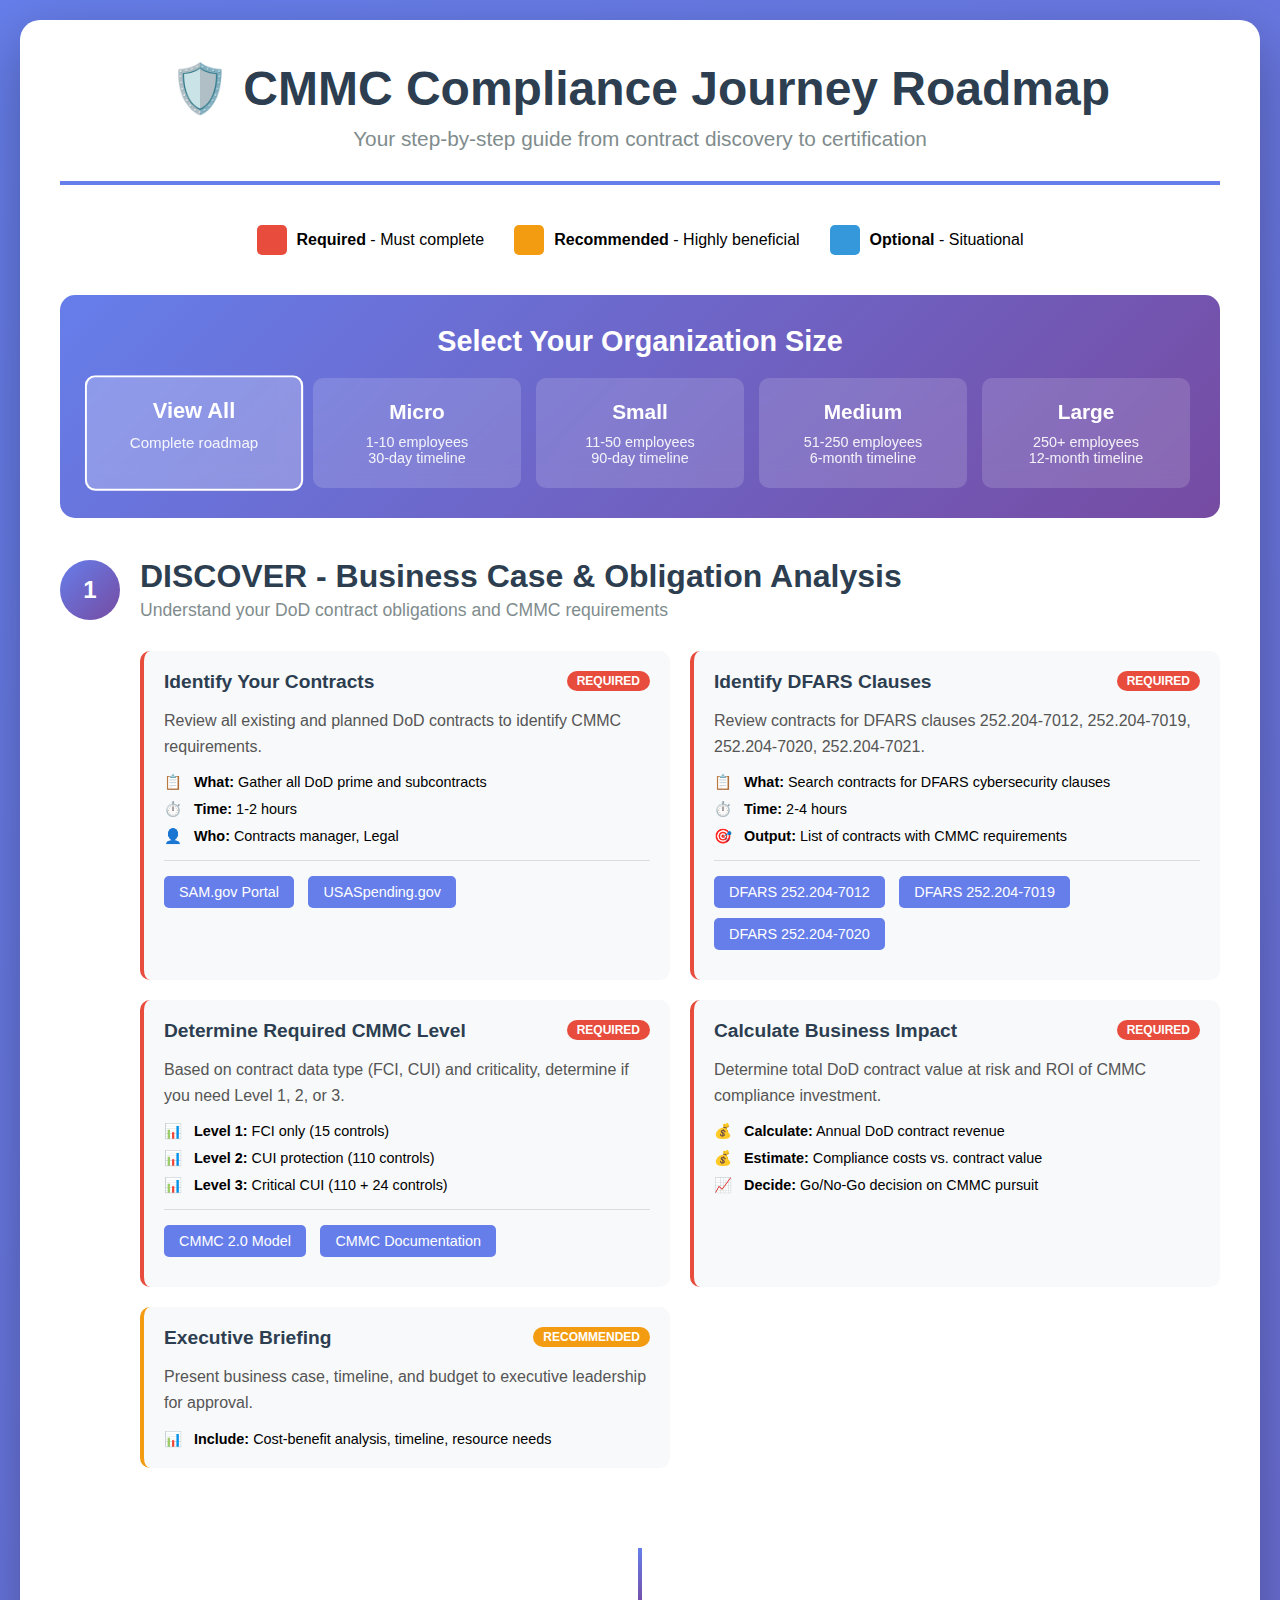
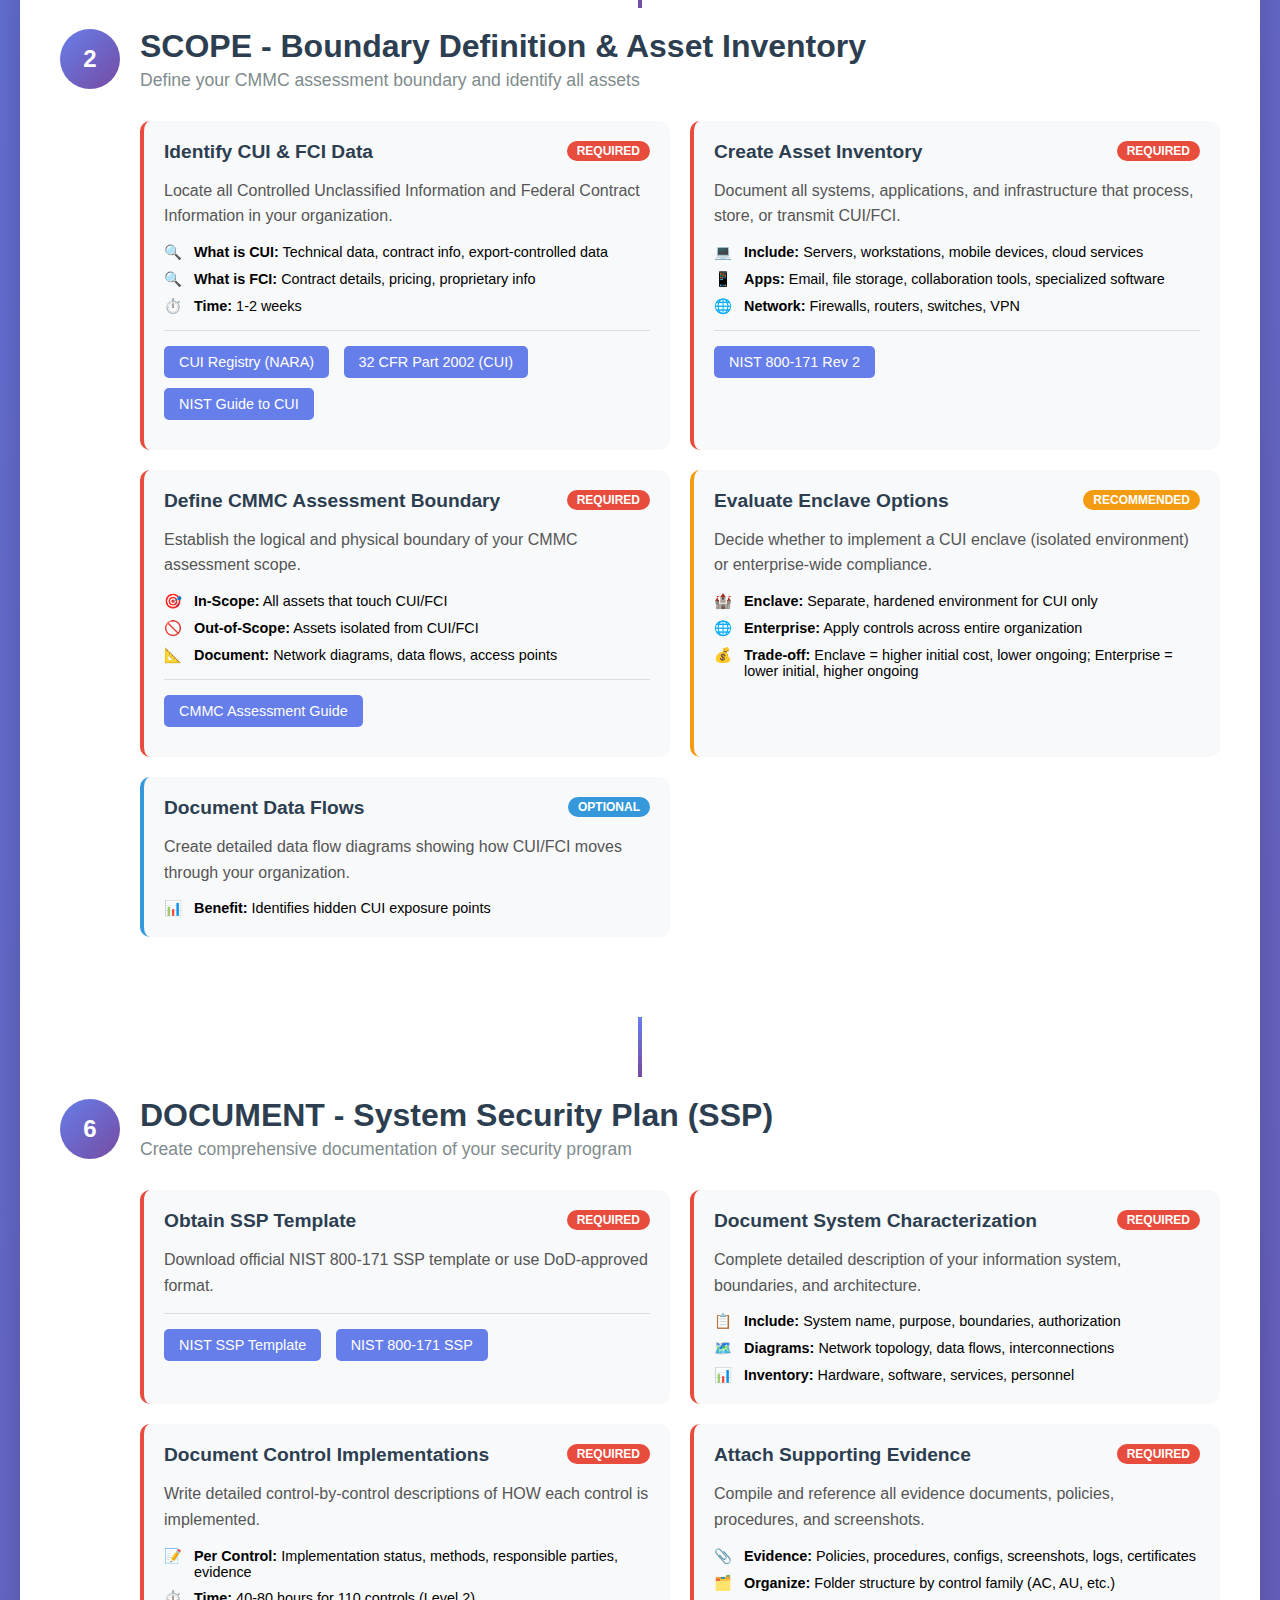
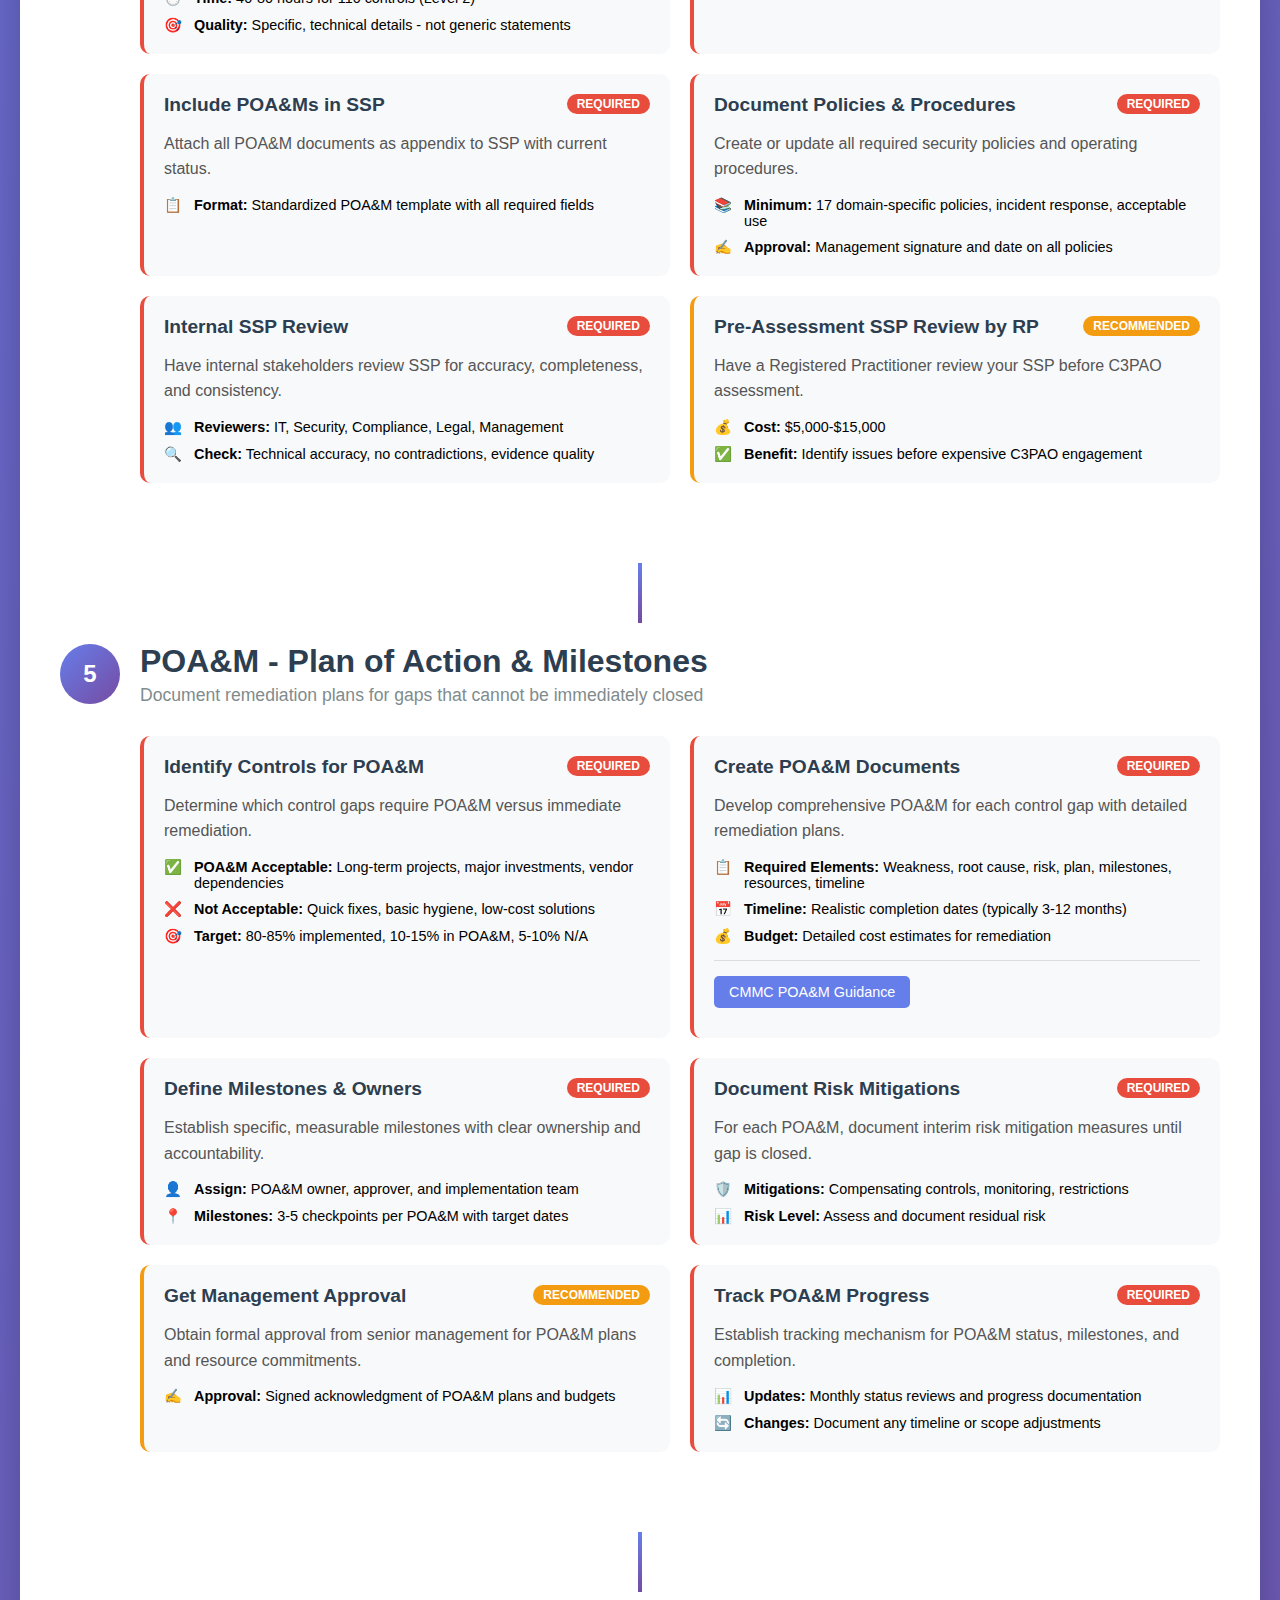
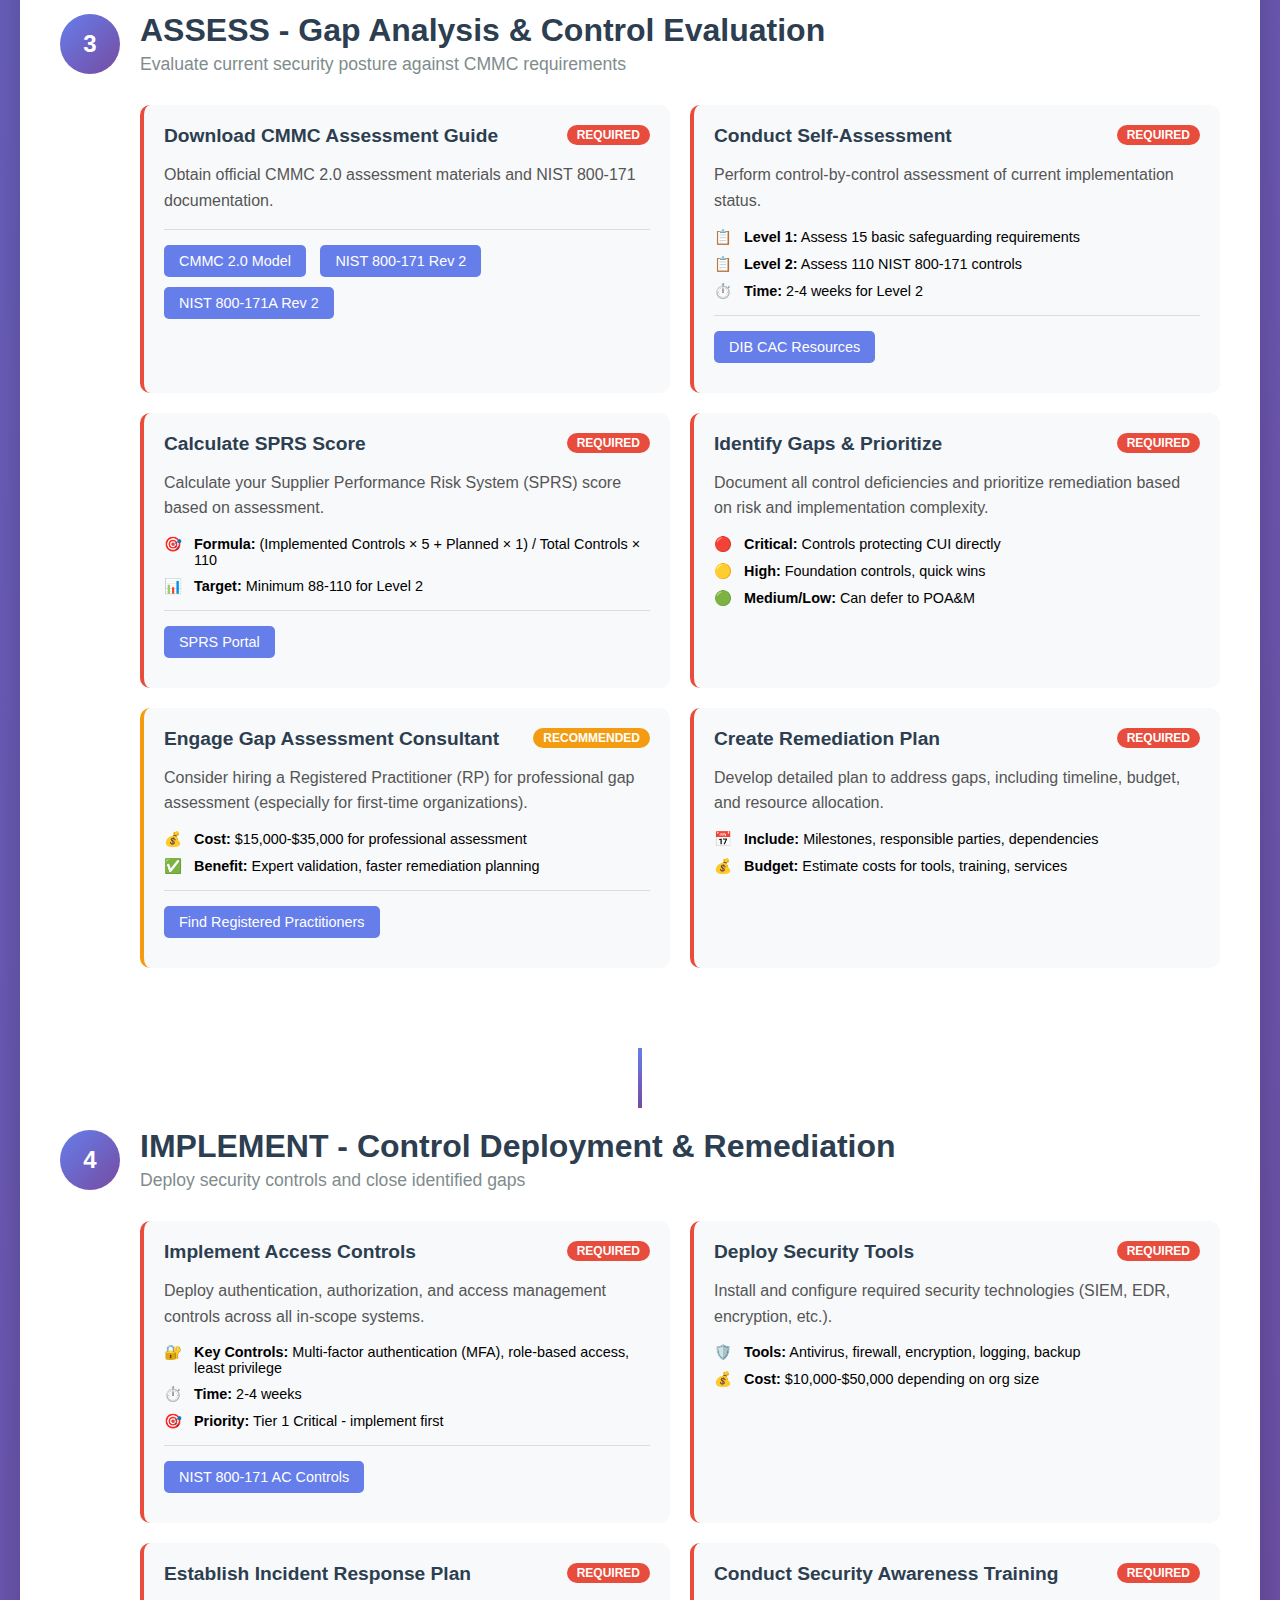
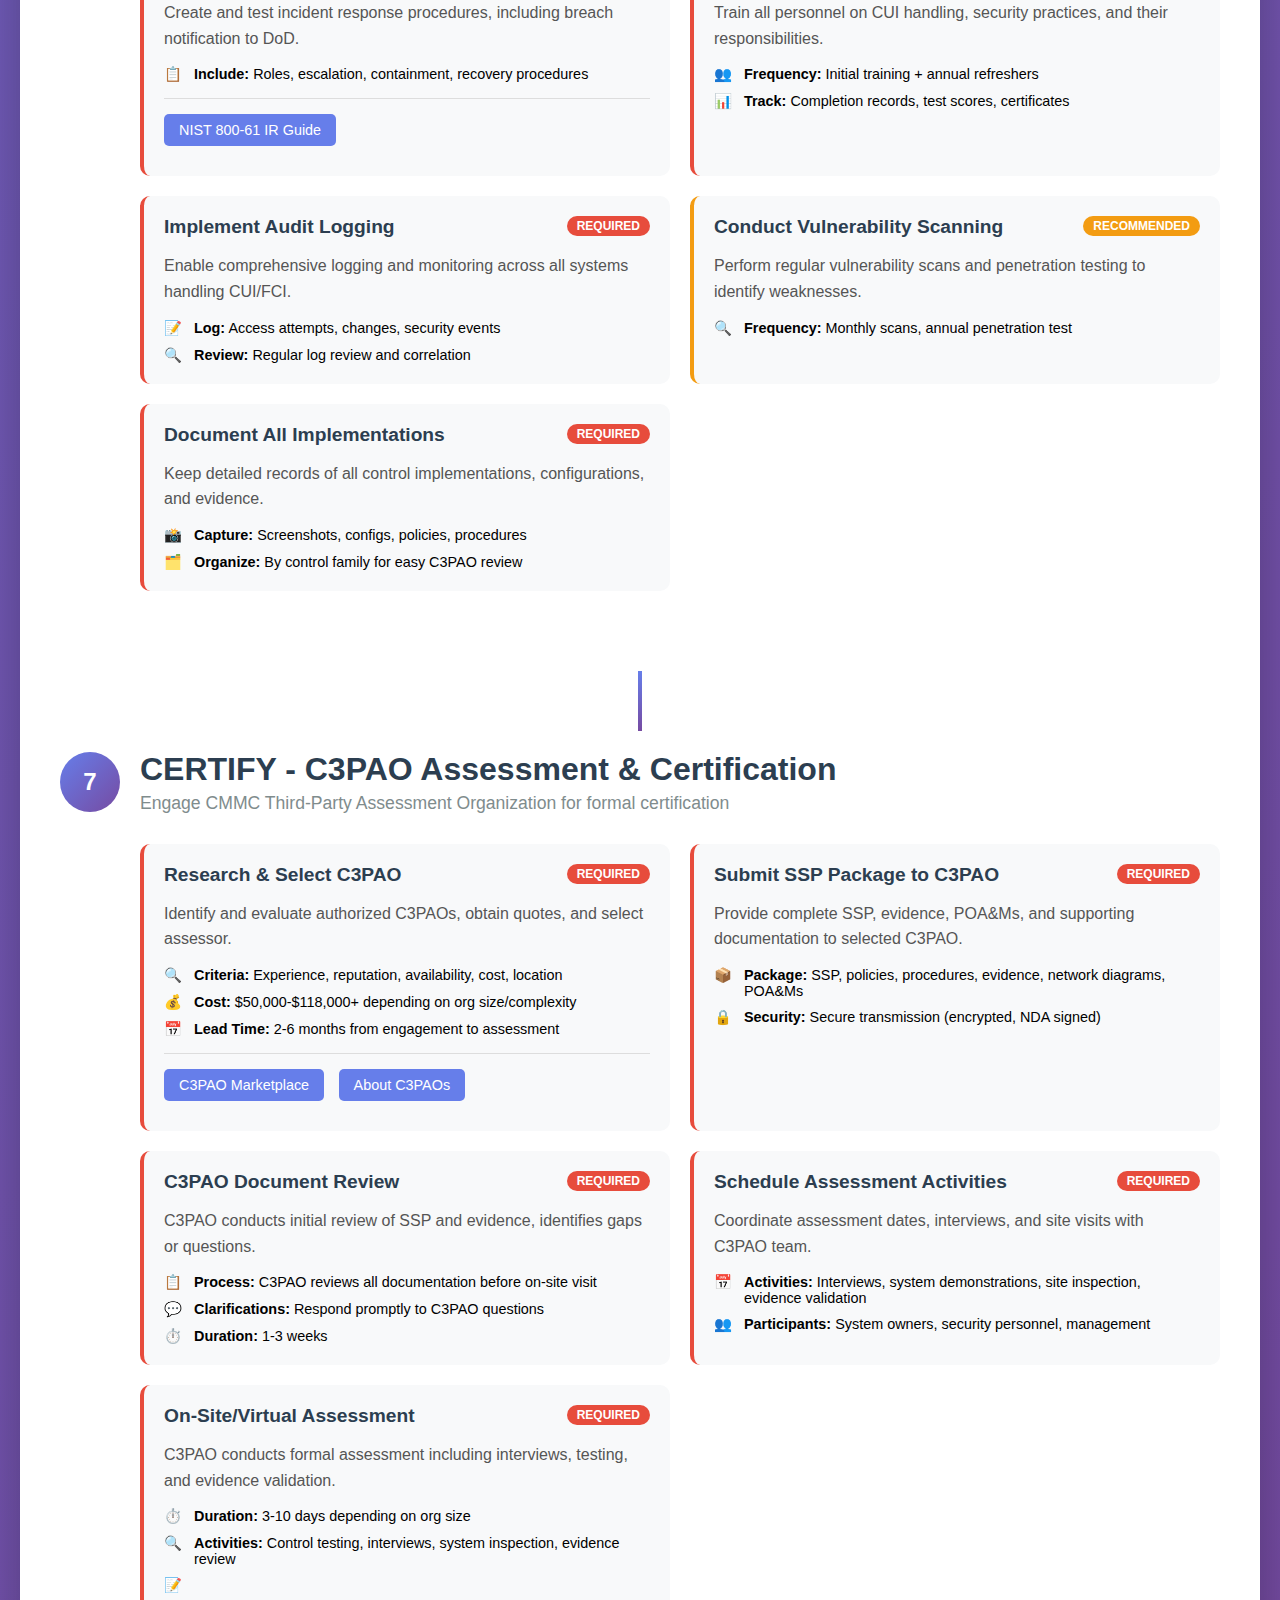
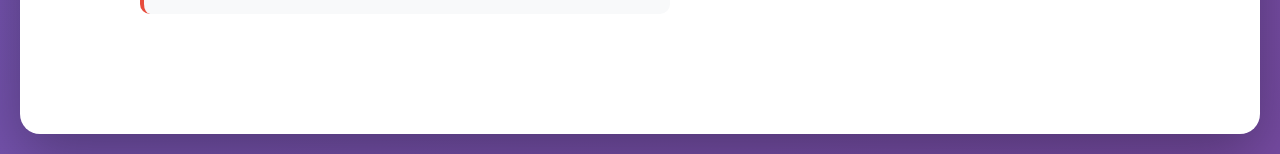
<file: roadmap/visual-roadmap.html>
<!DOCTYPE html>
<html lang="en">

<head>
    <meta charset="UTF-8">
    <meta name="viewport" content="width=device-width, initial-scale=1.0">
    <title>CMMC Compliance Journey Roadmap</title>
    <link rel="stylesheet" href="./css/style.css">
</head>

<body>
    <div class="container">
        <div class="header">
            <h1>🛡️ CMMC Compliance Journey Roadmap</h1>
            <p>Your step-by-step guide from contract discovery to certification</p>
        </div>

        <div class="legend">
            <div class="legend-item">
                <div class="legend-box" style="background: #e74c3c;"></div>
                <span><strong>Required</strong> - Must complete</span>
            </div>
            <div class="legend-item">
                <div class="legend-box" style="background: #f39c12;"></div>
                <span><strong>Recommended</strong> - Highly beneficial</span>
            </div>
            <div class="legend-item">
                <div class="legend-box" style="background: #3498db;"></div>
                <span><strong>Optional</strong> - Situational</span>
            </div>
        </div>

        <div class="path-selector">
            <h3>Select Your Organization Size</h3>
            <div class="paths">
                <div class="path-card active" data-path="all">
                    <h4>View All</h4>
                    <p>Complete roadmap</p>
                </div>
                <div class="path-card" data-path="micro">
                    <h4>Micro</h4>
                    <p>1-10 employees</p>
                    <p>30-day timeline</p>
                </div>
                <div class="path-card" data-path="small">
                    <h4>Small</h4>
                    <p>11-50 employees</p>
                    <p>90-day timeline</p>
                </div>
                <div class="path-card" data-path="medium">
                    <h4>Medium</h4>
                    <p>51-250 employees</p>
                    <p>6-month timeline</p>
                </div>
                <div class="path-card" data-path="large">
                    <h4>Large</h4>
                    <p>250+ employees</p>
                    <p>12-month timeline</p>
                </div>
            </div>
        </div>

        <div class="roadmap">
            <!-- STAGE 1: DISCOVER -->
            <div class="stage">
                <div class="stage-header">
                    <div class="stage-number">1</div>
                    <div class="stage-title">
                        <h2>DISCOVER - Business Case & Obligation Analysis</h2>
                        <p>Understand your DoD contract obligations and CMMC requirements</p>
                    </div>
                </div>

                <div class="activities">
                    <div class="activity required">
                        <div class="activity-header">
                            <div class="activity-title">Identify Your Contracts</div>
                            <div class="activity-badge">Required</div>
                        </div>
                        <div class="activity-description">
                            Review all existing and planned DoD contracts to identify CMMC requirements.
                        </div>
                        <div class="activity-details">
                            <div class="detail-row">
                                <span class="detail-icon">📋</span>
                                <span><strong>What:</strong> Gather all DoD prime and subcontracts</span>
                            </div>
                            <div class="detail-row">
                                <span class="detail-icon">⏱️</span>
                                <span><strong>Time:</strong> 1-2 hours</span>
                            </div>
                            <div class="detail-row">
                                <span class="detail-icon">👤</span>
                                <span><strong>Who:</strong> Contracts manager, Legal</span>
                            </div>
                        </div>
                        <div class="activity-links">
                            <a href="https://sam.gov/" class="link-button" target="_blank">SAM.gov Portal</a>
                            <a href="https://www.usaspending.gov/" class="link-button"
                                target="_blank">USASpending.gov</a>
                        </div>
                    </div>

                    <div class="activity required">
                        <div class="activity-header">
                            <div class="activity-title">Identify DFARS Clauses</div>
                            <div class="activity-badge">Required</div>
                        </div>
                        <div class="activity-description">
                            Review contracts for DFARS clauses 252.204-7012, 252.204-7019, 252.204-7020, 252.204-7021.
                        </div>
                        <div class="activity-details">
                            <div class="detail-row">
                                <span class="detail-icon">📋</span>
                                <span><strong>What:</strong> Search contracts for DFARS cybersecurity clauses</span>
                            </div>
                            <div class="detail-row">
                                <span class="detail-icon">⏱️</span>
                                <span><strong>Time:</strong> 2-4 hours</span>
                            </div>
                            <div class="detail-row">
                                <span class="detail-icon">🎯</span>
                                <span><strong>Output:</strong> List of contracts with CMMC requirements</span>
                            </div>
                        </div>
                        <div class="activity-links">
                            <a href="https://www.acquisition.gov/dfars/252.204-7012-safeguarding-covered-defense-information-and-cyber-incident-reporting."
                                class="link-button" target="_blank">DFARS 252.204-7012</a>
                            <a href="https://www.acquisition.gov/dfars/252.204-7019-notice-of-nist-sp-800-171-doi-assessment-requirements."
                                class="link-button" target="_blank">DFARS 252.204-7019</a>
                            <a href="https://www.acquisition.gov/dfars/252.204-7020-nist-sp-800-171-dod-assessment-requirements."
                                class="link-button" target="_blank">DFARS 252.204-7020</a>
                        </div>
                    </div>

                    <div class="activity required">
                        <div class="activity-header">
                            <div class="activity-title">Determine Required CMMC Level</div>
                            <div class="activity-badge">Required</div>
                        </div>
                        <div class="activity-description">
                            Based on contract data type (FCI, CUI) and criticality, determine if you need Level 1, 2, or
                            3.
                        </div>
                        <div class="activity-details">
                            <div class="detail-row">
                                <span class="detail-icon">📊</span>
                                <span><strong>Level 1:</strong> FCI only (15 controls)</span>
                            </div>
                            <div class="detail-row">
                                <span class="detail-icon">📊</span>
                                <span><strong>Level 2:</strong> CUI protection (110 controls)</span>
                            </div>
                            <div class="detail-row">
                                <span class="detail-icon">📊</span>
                                <span><strong>Level 3:</strong> Critical CUI (110 + 24 controls)</span>
                            </div>
                        </div>
                        <div class="activity-links">
                            <a href="https://dodcio.defense.gov/CMMC/Model/" class="link-button" target="_blank">CMMC
                                2.0 Model</a>
                            <a href="https://www.acq.osd.mil/cmmc/documentation.html" class="link-button"
                                target="_blank">CMMC Documentation</a>
                        </div>
                    </div>

                    <div class="activity required">
                        <div class="activity-header">
                            <div class="activity-title">Calculate Business Impact</div>
                            <div class="activity-badge">Required</div>
                        </div>
                        <div class="activity-description">
                            Determine total DoD contract value at risk and ROI of CMMC compliance investment.
                        </div>
                        <div class="activity-details">
                            <div class="detail-row">
                                <span class="detail-icon">💰</span>
                                <span><strong>Calculate:</strong> Annual DoD contract revenue</span>
                            </div>
                            <div class="detail-row">
                                <span class="detail-icon">💰</span>
                                <span><strong>Estimate:</strong> Compliance costs vs. contract value</span>
                            </div>
                            <div class="detail-row">
                                <span class="detail-icon">📈</span>
                                <span><strong>Decide:</strong> Go/No-Go decision on CMMC pursuit</span>
                            </div>
                        </div>
                    </div>

                    <div class="activity recommended">
                        <div class="activity-header">
                            <div class="activity-title">Executive Briefing</div>
                            <div class="activity-badge">Recommended</div>
                        </div>
                        <div class="activity-description">
                            Present business case, timeline, and budget to executive leadership for approval.
                        </div>
                        <div class="activity-details">
                            <div class="detail-row">
                                <span class="detail-icon">📊</span>
                                <span><strong>Include:</strong> Cost-benefit analysis, timeline, resource needs</span>
                            </div>
                        </div>
                    </div>
                </div>
            </div>

            <div class="connector"></div>

            <!-- STAGE 2: SCOPE -->
            <div class="stage">
                <div class="stage-header">
                    <div class="stage-number">2</div>
                    <div class="stage-title">
                        <h2>SCOPE - Boundary Definition & Asset Inventory</h2>
                        <p>Define your CMMC assessment boundary and identify all assets</p>
                    </div>
                </div>

                <div class="activities">
                    <div class="activity required">
                        <div class="activity-header">
                            <div class="activity-title">Identify CUI & FCI Data</div>
                            <div class="activity-badge">Required</div>
                        </div>
                        <div class="activity-description">
                            Locate all Controlled Unclassified Information and Federal Contract Information in your
                            organization.
                        </div>
                        <div class="activity-details">
                            <div class="detail-row">
                                <span class="detail-icon">🔍</span>
                                <span><strong>What is CUI:</strong> Technical data, contract info, export-controlled
                                    data</span>
                            </div>
                            <div class="detail-row">
                                <span class="detail-icon">🔍</span>
                                <span><strong>What is FCI:</strong> Contract details, pricing, proprietary info</span>
                            </div>
                            <div class="detail-row">
                                <span class="detail-icon">⏱️</span>
                                <span><strong>Time:</strong> 1-2 weeks</span>
                            </div>
                        </div>
                        <div class="activity-links">
                            <a href="https://www.archives.gov/cui" class="link-button" target="_blank">CUI Registry
                                (NARA)</a>
                            <a href="https://www.ecfr.gov/current/title-32/subtitle-B/chapter-XX" class="link-button"
                                target="_blank">32 CFR Part 2002 (CUI)</a>
                            <a href="https://www.nist.gov/system/files/documents/2020/01/28/NIST_Identifying-CUI.pdf"
                                class="link-button" target="_blank">NIST Guide to CUI</a>
                        </div>
                    </div>

                    <div class="activity required">
                        <div class="activity-header">
                            <div class="activity-title">Create Asset Inventory</div>
                            <div class="activity-badge">Required</div>
                        </div>
                        <div class="activity-description">
                            Document all systems, applications, and infrastructure that process, store, or transmit
                            CUI/FCI.
                        </div>
                        <div class="activity-details">
                            <div class="detail-row">
                                <span class="detail-icon">💻</span>
                                <span><strong>Include:</strong> Servers, workstations, mobile devices, cloud
                                    services</span>
                            </div>
                            <div class="detail-row">
                                <span class="detail-icon">📱</span>
                                <span><strong>Apps:</strong> Email, file storage, collaboration tools, specialized
                                    software</span>
                            </div>
                            <div class="detail-row">
                                <span class="detail-icon">🌐</span>
                                <span><strong>Network:</strong> Firewalls, routers, switches, VPN</span>
                            </div>
                        </div>
                        <div class="activity-links">
                            <a href="https://csrc.nist.gov/publications/detail/sp/800-171/rev-2/final"
                                class="link-button" target="_blank">NIST 800-171 Rev 2</a>
                        </div>
                    </div>

                    <div class="activity required">
                        <div class="activity-header">
                            <div class="activity-title">Define CMMC Assessment Boundary</div>
                            <div class="activity-badge">Required</div>
                        </div>
                        <div class="activity-description">
                            Establish the logical and physical boundary of your CMMC assessment scope.
                        </div>
                        <div class="activity-details">
                            <div class="detail-row">
                                <span class="detail-icon">🎯</span>
                                <span><strong>In-Scope:</strong> All assets that touch CUI/FCI</span>
                            </div>
                            <div class="detail-row">
                                <span class="detail-icon">🚫</span>
                                <span><strong>Out-of-Scope:</strong> Assets isolated from CUI/FCI</span>
                            </div>
                            <div class="detail-row">
                                <span class="detail-icon">📐</span>
                                <span><strong>Document:</strong> Network diagrams, data flows, access points</span>
                            </div>
                        </div>
                        <div class="activity-links">
                            <a href="https://www.acq.osd.mil/cmmc/docs/CMMC_ModelOverview_V2.0_FINAL2_20211202_508.pdf"
                                class="link-button" target="_blank">CMMC Assessment Guide</a>
                        </div>
                    </div>

                    <div class="activity recommended">
                        <div class="activity-header">
                            <div class="activity-title">Evaluate Enclave Options</div>
                            <div class="activity-badge">Recommended</div>
                        </div>
                        <div class="activity-description">
                            Decide whether to implement a CUI enclave (isolated environment) or enterprise-wide
                            compliance.
                        </div>
                        <div class="activity-details">
                            <div class="detail-row">
                                <span class="detail-icon">🏰</span>
                                <span><strong>Enclave:</strong> Separate, hardened environment for CUI only</span>
                            </div>
                            <div class="detail-row">
                                <span class="detail-icon">🌐</span>
                                <span><strong>Enterprise:</strong> Apply controls across entire organization</span>
                            </div>
                            <div class="detail-row">
                                <span class="detail-icon">💰</span>
                                <span><strong>Trade-off:</strong> Enclave = higher initial cost, lower ongoing;
                                    Enterprise = lower initial, higher ongoing</span>
                            </div>
                        </div>
                    </div>

                    <div class="activity optional">
                        <div class="activity-header">
                            <div class="activity-title">Document Data Flows</div>
                            <div class="activity-badge">Optional</div>
                        </div>
                        <div class="activity-description">
                            Create detailed data flow diagrams showing how CUI/FCI moves through your organization.
                        </div>
                        <div class="activity-details">
                            <div class="detail-row">
                                <span class="detail-icon">📊</span>
                                <span><strong>Benefit:</strong> Identifies hidden CUI exposure points</span>
                            </div>
                        </div>
                    </div>
                </div>
            </div>

            <div class="connector"></div>
            <!-- STAGE 3: DOCUMENT - SSP -->
            <div class="stage">
                <div class="stage-header">
                    <div class="stage-number">6</div>
                    <div class="stage-title">
                        <h2>DOCUMENT - System Security Plan (SSP)</h2>
                        <p>Create comprehensive documentation of your security program</p>
                    </div>
                </div>

                <div class="activities">
                    <div class="activity required">
                        <div class="activity-header">
                            <div class="activity-title">Obtain SSP Template</div>
                            <div class="activity-badge">Required</div>
                        </div>
                        <div class="activity-description">
                            Download official NIST 800-171 SSP template or use DoD-approved format.
                        </div>
                        <div class="activity-links">
                            <a href="https://csrc.nist.gov/CSRC/media/Projects/risk-management/documents/SSP_Template.docx"
                                class="link-button" target="_blank">NIST SSP Template</a>
                            <a href="https://www.nist.gov/document/nist-sp-800-171-system-security-plan-ssp-template-word"
                                class="link-button" target="_blank">NIST 800-171 SSP</a>
                        </div>
                    </div>

                    <div class="activity required">
                        <div class="activity-header">
                            <div class="activity-title">Document System Characterization</div>
                            <div class="activity-badge">Required</div>
                        </div>
                        <div class="activity-description">
                            Complete detailed description of your information system, boundaries, and architecture.
                        </div>
                        <div class="activity-details">
                            <div class="detail-row">
                                <span class="detail-icon">📋</span>
                                <span><strong>Include:</strong> System name, purpose, boundaries, authorization</span>
                            </div>
                            <div class="detail-row">
                                <span class="detail-icon">🗺️</span>
                                <span><strong>Diagrams:</strong> Network topology, data flows, interconnections</span>
                            </div>
                            <div class="detail-row">
                                <span class="detail-icon">📊</span>
                                <span><strong>Inventory:</strong> Hardware, software, services, personnel</span>
                            </div>
                        </div>
                    </div>

                    <div class="activity required">
                        <div class="activity-header">
                            <div class="activity-title">Document Control Implementations</div>
                            <div class="activity-badge">Required</div>
                        </div>
                        <div class="activity-description">
                            Write detailed control-by-control descriptions of HOW each control is implemented.
                        </div>
                        <div class="activity-details">
                            <div class="detail-row">
                                <span class="detail-icon">📝</span>
                                <span><strong>Per Control:</strong> Implementation status, methods, responsible parties,
                                    evidence</span>
                            </div>
                            <div class="detail-row">
                                <span class="detail-icon">⏱️</span>
                                <span><strong>Time:</strong> 40-80 hours for 110 controls (Level 2)</span>
                            </div>
                            <div class="detail-row">
                                <span class="detail-icon">🎯</span>
                                <span><strong>Quality:</strong> Specific, technical details - not generic
                                    statements</span>
                            </div>
                        </div>
                    </div>

                    <div class="activity required">
                        <div class="activity-header">
                            <div class="activity-title">Attach Supporting Evidence</div>
                            <div class="activity-badge">Required</div>
                        </div>
                        <div class="activity-description">
                            Compile and reference all evidence documents, policies, procedures, and screenshots.
                        </div>
                        <div class="activity-details">
                            <div class="detail-row">
                                <span class="detail-icon">📎</span>
                                <span><strong>Evidence:</strong> Policies, procedures, configs, screenshots, logs,
                                    certificates</span>
                            </div>
                            <div class="detail-row">
                                <span class="detail-icon">🗂️</span>
                                <span><strong>Organize:</strong> Folder structure by control family (AC, AU,
                                    etc.)</span>
                            </div>
                        </div>
                    </div>

                    <div class="activity required">
                        <div class="activity-header">
                            <div class="activity-title">Include POA&Ms in SSP</div>
                            <div class="activity-badge">Required</div>
                        </div>
                        <div class="activity-description">
                            Attach all POA&M documents as appendix to SSP with current status.
                        </div>
                        <div class="activity-details">
                            <div class="detail-row">
                                <span class="detail-icon">📋</span>
                                <span><strong>Format:</strong> Standardized POA&M template with all required
                                    fields</span>
                            </div>
                        </div>
                    </div>

                    <div class="activity required">
                        <div class="activity-header">
                            <div class="activity-title">Document Policies & Procedures</div>
                            <div class="activity-badge">Required</div>
                        </div>
                        <div class="activity-description">
                            Create or update all required security policies and operating procedures.
                        </div>
                        <div class="activity-details">
                            <div class="detail-row">
                                <span class="detail-icon">📚</span>
                                <span><strong>Minimum:</strong> 17 domain-specific policies, incident response,
                                    acceptable use</span>
                            </div>
                            <div class="detail-row">
                                <span class="detail-icon">✍️</span>
                                <span><strong>Approval:</strong> Management signature and date on all policies</span>
                            </div>
                        </div>
                    </div>

                    <div class="activity required">
                        <div class="activity-header">
                            <div class="activity-title">Internal SSP Review</div>
                            <div class="activity-badge">Required</div>
                        </div>
                        <div class="activity-description">
                            Have internal stakeholders review SSP for accuracy, completeness, and consistency.
                        </div>
                        <div class="activity-details">
                            <div class="detail-row">
                                <span class="detail-icon">👥</span>
                                <span><strong>Reviewers:</strong> IT, Security, Compliance, Legal, Management</span>
                            </div>
                            <div class="detail-row">
                                <span class="detail-icon">🔍</span>
                                <span><strong>Check:</strong> Technical accuracy, no contradictions, evidence
                                    quality</span>
                            </div>
                        </div>
                    </div>

                    <div class="activity recommended">
                        <div class="activity-header">
                            <div class="activity-title">Pre-Assessment SSP Review by RP</div>
                            <div class="activity-badge">Recommended</div>
                        </div>
                        <div class="activity-description">
                            Have a Registered Practitioner review your SSP before C3PAO assessment.
                        </div>
                        <div class="activity-details">
                            <div class="detail-row">
                                <span class="detail-icon">💰</span>
                                <span><strong>Cost:</strong> $5,000-$15,000</span>
                            </div>
                            <div class="detail-row">
                                <span class="detail-icon">✅</span>
                                <span><strong>Benefit:</strong> Identify issues before expensive C3PAO engagement</span>
                            </div>
                        </div>
                    </div>
                </div>
            </div>

            <div class="connector"></div>
             <!-- STAGE 5: POA&M CREATION -->
             <div class="stage">
                <div class="stage-header">
                    <div class="stage-number">5</div>
                    <div class="stage-title">
                        <h2>POA&M - Plan of Action & Milestones</h2>
                        <p>Document remediation plans for gaps that cannot be immediately closed</p>
                    </div>
                </div>

                <div class="activities">
                    <div class="activity required">
                        <div class="activity-header">
                            <div class="activity-title">Identify Controls for POA&M</div>
                            <div class="activity-badge">Required</div>
                        </div>
                        <div class="activity-description">
                            Determine which control gaps require POA&M versus immediate remediation.
                        </div>
                        <div class="activity-details">
                            <div class="detail-row">
                                <span class="detail-icon">✅</span>
                                <span><strong>POA&M Acceptable:</strong> Long-term projects, major investments, vendor
                                    dependencies</span>
                            </div>
                            <div class="detail-row">
                                <span class="detail-icon">❌</span>
                                <span><strong>Not Acceptable:</strong> Quick fixes, basic hygiene, low-cost
                                    solutions</span>
                            </div>
                            <div class="detail-row">
                                <span class="detail-icon">🎯</span>
                                <span><strong>Target:</strong> 80-85% implemented, 10-15% in POA&M, 5-10% N/A</span>
                            </div>
                        </div>
                    </div>

                    <div class="activity required">
                        <div class="activity-header">
                            <div class="activity-title">Create POA&M Documents</div>
                            <div class="activity-badge">Required</div>
                        </div>
                        <div class="activity-description">
                            Develop comprehensive POA&M for each control gap with detailed remediation plans.
                        </div>
                        <div class="activity-details">
                            <div class="detail-row">
                                <span class="detail-icon">📋</span>
                                <span><strong>Required Elements:</strong> Weakness, root cause, risk, plan, milestones,
                                    resources, timeline</span>
                            </div>
                            <div class="detail-row">
                                <span class="detail-icon">📅</span>
                                <span><strong>Timeline:</strong> Realistic completion dates (typically 3-12
                                    months)</span>
                            </div>
                            <div class="detail-row">
                                <span class="detail-icon">💰</span>
                                <span><strong>Budget:</strong> Detailed cost estimates for remediation</span>
                            </div>
                        </div>
                        <div class="activity-links">
                            <a href="https://dodcio.defense.gov/Portals/0/Documents/CMMC/ModelOverview_V2.0_FINAL2_20211202.pdf"
                                class="link-button" target="_blank">CMMC POA&M Guidance</a>
                        </div>
                    </div>

                    <div class="activity required">
                        <div class="activity-header">
                            <div class="activity-title">Define Milestones & Owners</div>
                            <div class="activity-badge">Required</div>
                        </div>
                        <div class="activity-description">
                            Establish specific, measurable milestones with clear ownership and accountability.
                        </div>
                        <div class="activity-details">
                            <div class="detail-row">
                                <span class="detail-icon">👤</span>
                                <span><strong>Assign:</strong> POA&M owner, approver, and implementation team</span>
                            </div>
                            <div class="detail-row">
                                <span class="detail-icon">📍</span>
                                <span><strong>Milestones:</strong> 3-5 checkpoints per POA&M with target dates</span>
                            </div>
                        </div>
                    </div>

                    <div class="activity required">
                        <div class="activity-header">
                            <div class="activity-title">Document Risk Mitigations</div>
                            <div class="activity-badge">Required</div>
                        </div>
                        <div class="activity-description">
                            For each POA&M, document interim risk mitigation measures until gap is closed.
                        </div>
                        <div class="activity-details">
                            <div class="detail-row">
                                <span class="detail-icon">🛡️</span>
                                <span><strong>Mitigations:</strong> Compensating controls, monitoring,
                                    restrictions</span>
                            </div>
                            <div class="detail-row">
                                <span class="detail-icon">📊</span>
                                <span><strong>Risk Level:</strong> Assess and document residual risk</span>
                            </div>
                        </div>
                    </div>

                    <div class="activity recommended">
                        <div class="activity-header">
                            <div class="activity-title">Get Management Approval</div>
                            <div class="activity-badge">Recommended</div>
                        </div>
                        <div class="activity-description">
                            Obtain formal approval from senior management for POA&M plans and resource commitments.
                        </div>
                        <div class="activity-details">
                            <div class="detail-row">
                                <span class="detail-icon">✍️</span>
                                <span><strong>Approval:</strong> Signed acknowledgment of POA&M plans and budgets</span>
                            </div>
                        </div>
                    </div>

                    <div class="activity required">
                        <div class="activity-header">
                            <div class="activity-title">Track POA&M Progress</div>
                            <div class="activity-badge">Required</div>
                        </div>
                        <div class="activity-description">
                            Establish tracking mechanism for POA&M status, milestones, and completion.
                        </div>
                        <div class="activity-details">
                            <div class="detail-row">
                                <span class="detail-icon">📊</span>
                                <span><strong>Updates:</strong> Monthly status reviews and progress documentation</span>
                            </div>
                            <div class="detail-row">
                                <span class="detail-icon">🔄</span>
                                <span><strong>Changes:</strong> Document any timeline or scope adjustments</span>
                            </div>
                        </div>
                    </div>
                </div>
            </div>

            <div class="connector"></div>
            <!-- STAGE 3: ASSESS -->
            <div class="stage">
                <div class="stage-header">
                    <div class="stage-number">3</div>
                    <div class="stage-title">
                        <h2>ASSESS - Gap Analysis & Control Evaluation</h2>
                        <p>Evaluate current security posture against CMMC requirements</p>
                    </div>
                </div>

                <div class="activities">
                    <div class="activity required">
                        <div class="activity-header">
                            <div class="activity-title">Download CMMC Assessment Guide</div>
                            <div class="activity-badge">Required</div>
                        </div>
                        <div class="activity-description">
                            Obtain official CMMC 2.0 assessment materials and NIST 800-171 documentation.
                        </div>
                        <div class="activity-links">
                            <a href="https://dodcio.defense.gov/CMMC/Model/" class="link-button" target="_blank">CMMC
                                2.0 Model</a>
                            <a href="https://csrc.nist.gov/publications/detail/sp/800-171/rev-2/final"
                                class="link-button" target="_blank">NIST 800-171 Rev 2</a>
                            <a href="https://csrc.nist.gov/publications/detail/sp/800-171a/rev-2/final"
                                class="link-button" target="_blank">NIST 800-171A Rev 2</a>
                        </div>
                    </div>

                    <div class="activity required">
                        <div class="activity-header">
                            <div class="activity-title">Conduct Self-Assessment</div>
                            <div class="activity-badge">Required</div>
                        </div>
                        <div class="activity-description">
                            Perform control-by-control assessment of current implementation status.
                        </div>
                        <div class="activity-details">
                            <div class="detail-row">
                                <span class="detail-icon">📋</span>
                                <span><strong>Level 1:</strong> Assess 15 basic safeguarding requirements</span>
                            </div>
                            <div class="detail-row">
                                <span class="detail-icon">📋</span>
                                <span><strong>Level 2:</strong> Assess 110 NIST 800-171 controls</span>
                            </div>
                            <div class="detail-row">
                                <span class="detail-icon">⏱️</span>
                                <span><strong>Time:</strong> 2-4 weeks for Level 2</span>
                            </div>
                        </div>
                        <div class="activity-links">
                            <a href="https://www.dibcac.org/" class="link-button" target="_blank">DIB CAC Resources</a>
                        </div>
                    </div>

                    <div class="activity required">
                        <div class="activity-header">
                            <div class="activity-title">Calculate SPRS Score</div>
                            <div class="activity-badge">Required</div>
                        </div>
                        <div class="activity-description">
                            Calculate your Supplier Performance Risk System (SPRS) score based on assessment.
                        </div>
                        <div class="activity-details">
                            <div class="detail-row">
                                <span class="detail-icon">🎯</span>
                                <span><strong>Formula:</strong> (Implemented Controls × 5 + Planned × 1) / Total
                                    Controls × 110</span>
                            </div>
                            <div class="detail-row">
                                <span class="detail-icon">📊</span>
                                <span><strong>Target:</strong> Minimum 88-110 for Level 2</span>
                            </div>
                        </div>
                        <div class="activity-links">
                            <a href="https://www.sprs.csd.disa.mil/" class="link-button" target="_blank">SPRS Portal</a>
                        </div>
                    </div>

                    <div class="activity required">
                        <div class="activity-header">
                            <div class="activity-title">Identify Gaps & Prioritize</div>
                            <div class="activity-badge">Required</div>
                        </div>
                        <div class="activity-description">
                            Document all control deficiencies and prioritize remediation based on risk and
                            implementation complexity.
                        </div>
                        <div class="activity-details">
                            <div class="detail-row">
                                <span class="detail-icon">🔴</span>
                                <span><strong>Critical:</strong> Controls protecting CUI directly</span>
                            </div>
                            <div class="detail-row">
                                <span class="detail-icon">🟡</span>
                                <span><strong>High:</strong> Foundation controls, quick wins</span>
                            </div>
                            <div class="detail-row">
                                <span class="detail-icon">🟢</span>
                                <span><strong>Medium/Low:</strong> Can defer to POA&M</span>
                            </div>
                        </div>
                    </div>

                    <div class="activity recommended">
                        <div class="activity-header">
                            <div class="activity-title">Engage Gap Assessment Consultant</div>
                            <div class="activity-badge">Recommended</div>
                        </div>
                        <div class="activity-description">
                            Consider hiring a Registered Practitioner (RP) for professional gap assessment (especially
                            for first-time organizations).
                        </div>
                        <div class="activity-details">
                            <div class="detail-row">
                                <span class="detail-icon">💰</span>
                                <span><strong>Cost:</strong> $15,000-$35,000 for professional assessment</span>
                            </div>
                            <div class="detail-row">
                                <span class="detail-icon">✅</span>
                                <span><strong>Benefit:</strong> Expert validation, faster remediation planning</span>
                            </div>
                        </div>
                        <div class="activity-links">
                            <a href="https://cyberab.org/Catalog" class="link-button" target="_blank">Find Registered
                                Practitioners</a>
                        </div>
                    </div>

                    <div class="activity required">
                        <div class="activity-header">
                            <div class="activity-title">Create Remediation Plan</div>
                            <div class="activity-badge">Required</div>
                        </div>
                        <div class="activity-description">
                            Develop detailed plan to address gaps, including timeline, budget, and resource allocation.
                        </div>
                        <div class="activity-details">
                            <div class="detail-row">
                                <span class="detail-icon">📅</span>
                                <span><strong>Include:</strong> Milestones, responsible parties, dependencies</span>
                            </div>
                            <div class="detail-row">
                                <span class="detail-icon">💰</span>
                                <span><strong>Budget:</strong> Estimate costs for tools, training, services</span>
                            </div>
                        </div>
                    </div>
                </div>
            </div>

            <div class="connector"></div>

            <!-- STAGE 4: IMPLEMENT -->
            <div class="stage">
                <div class="stage-header">
                    <div class="stage-number">4</div>
                    <div class="stage-title">
                        <h2>IMPLEMENT - Control Deployment & Remediation</h2>
                        <p>Deploy security controls and close identified gaps</p>
                    </div>
                </div>

                <div class="activities">
                    <div class="activity required">
                        <div class="activity-header">
                            <div class="activity-title">Implement Access Controls</div>
                            <div class="activity-badge">Required</div>
                        </div>
                        <div class="activity-description">
                            Deploy authentication, authorization, and access management controls across all in-scope
                            systems.
                        </div>
                        <div class="activity-details">
                            <div class="detail-row">
                                <span class="detail-icon">🔐</span>
                                <span><strong>Key Controls:</strong> Multi-factor authentication (MFA), role-based
                                    access, least privilege</span>
                            </div>
                            <div class="detail-row">
                                <span class="detail-icon">⏱️</span>
                                <span><strong>Time:</strong> 2-4 weeks</span>
                            </div>
                            <div class="detail-row">
                                <span class="detail-icon">🎯</span>
                                <span><strong>Priority:</strong> Tier 1 Critical - implement first</span>
                            </div>
                        </div>
                        <div class="activity-links">
                            <a href="https://csrc.nist.gov/publications/detail/sp/800-171/rev-2/final"
                                class="link-button" target="_blank">NIST 800-171 AC Controls</a>
                        </div>
                    </div>

                    <div class="activity required">
                        <div class="activity-header">
                            <div class="activity-title">Deploy Security Tools</div>
                            <div class="activity-badge">Required</div>
                        </div>
                        <div class="activity-description">
                            Install and configure required security technologies (SIEM, EDR, encryption, etc.).
                        </div>
                        <div class="activity-details">
                            <div class="detail-row">
                                <span class="detail-icon">🛡️</span>
                                <span><strong>Tools:</strong> Antivirus, firewall, encryption, logging, backup</span>
                            </div>
                            <div class="detail-row">
                                <span class="detail-icon">💰</span>
                                <span><strong>Cost:</strong> $10,000-$50,000 depending on org size</span>
                            </div>
                        </div>
                    </div>

                    <div class="activity required">
                        <div class="activity-header">
                            <div class="activity-title">Establish Incident Response Plan</div>
                            <div class="activity-badge">Required</div>
                        </div>
                        <div class="activity-description">
                            Create and test incident response procedures, including breach notification to DoD.
                        </div>
                        <div class="activity-details">
                            <div class="detail-row">
                                <span class="detail-icon">📋</span>
                                <span><strong>Include:</strong> Roles, escalation, containment, recovery
                                    procedures</span>
                            </div>
                        </div>
                        <div class="activity-links">
                            <a href="https://csrc.nist.gov/publications/detail/sp/800-61/rev-2/final"
                                class="link-button" target="_blank">NIST 800-61 IR Guide</a>
                        </div>
                    </div>

                    <div class="activity required">
                        <div class="activity-header">
                            <div class="activity-title">Conduct Security Awareness Training</div>
                            <div class="activity-badge">Required</div>
                        </div>
                        <div class="activity-description">
                            Train all personnel on CUI handling, security practices, and their responsibilities.
                        </div>
                        <div class="activity-details">
                            <div class="detail-row">
                                <span class="detail-icon">👥</span>
                                <span><strong>Frequency:</strong> Initial training + annual refreshers</span>
                            </div>
                            <div class="detail-row">
                                <span class="detail-icon">📊</span>
                                <span><strong>Track:</strong> Completion records, test scores, certificates</span>
                            </div>
                        </div>
                    </div>

                    <div class="activity required">
                        <div class="activity-header">
                            <div class="activity-title">Implement Audit Logging</div>
                            <div class="activity-badge">Required</div>
                        </div>
                        <div class="activity-description">
                            Enable comprehensive logging and monitoring across all systems handling CUI/FCI.
                        </div>
                        <div class="activity-details">
                            <div class="detail-row">
                                <span class="detail-icon">📝</span>
                                <span><strong>Log:</strong> Access attempts, changes, security events</span>
                            </div>
                            <div class="detail-row">
                                <span class="detail-icon">🔍</span>
                                <span><strong>Review:</strong> Regular log review and correlation</span>
                            </div>
                        </div>
                    </div>

                    <div class="activity recommended">
                        <div class="activity-header">
                            <div class="activity-title">Conduct Vulnerability Scanning</div>
                            <div class="activity-badge">Recommended</div>
                        </div>
                        <div class="activity-description">
                            Perform regular vulnerability scans and penetration testing to identify weaknesses.
                        </div>
                        <div class="activity-details">
                            <div class="detail-row">
                                <span class="detail-icon">🔍</span>
                                <span><strong>Frequency:</strong> Monthly scans, annual penetration test</span>
                            </div>
                        </div>
                    </div>

                    <div class="activity required">
                        <div class="activity-header">
                            <div class="activity-title">Document All Implementations</div>
                            <div class="activity-badge">Required</div>
                        </div>
                        <div class="activity-description">
                            Keep detailed records of all control implementations, configurations, and evidence.
                        </div>
                        <div class="activity-details">
                            <div class="detail-row">
                                <span class="detail-icon">📸</span>
                                <span><strong>Capture:</strong> Screenshots, configs, policies, procedures</span>
                            </div>
                            <div class="detail-row">
                                <span class="detail-icon">🗂️</span>
                                <span><strong>Organize:</strong> By control family for easy C3PAO review</span>
                            </div>
                        </div>
                    </div>
                </div>
            </div>

            <div class="connector"></div>

            <!-- STAGE 7: CERTIFY - C3PAO ASSESSMENT -->
            <div class="stage">
                <div class="stage-header">
                    <div class="stage-number">7</div>
                    <div class="stage-title">
                        <h2>CERTIFY - C3PAO Assessment & Certification</h2>
                        <p>Engage CMMC Third-Party Assessment Organization for formal certification</p>
                    </div>
                </div>

                <div class="activities">
                    <div class="activity required">
                        <div class="activity-header">
                            <div class="activity-title">Research & Select C3PAO</div>
                            <div class="activity-badge">Required</div>
                        </div>
                        <div class="activity-description">
                            Identify and evaluate authorized C3PAOs, obtain quotes, and select assessor.
                        </div>
                        <div class="activity-details">
                            <div class="detail-row">
                                <span class="detail-icon">🔍</span>
                                <span><strong>Criteria:</strong> Experience, reputation, availability, cost,
                                    location</span>
                            </div>
                            <div class="detail-row">
                                <span class="detail-icon">💰</span>
                                <span><strong>Cost:</strong> $50,000-$118,000+ depending on org size/complexity</span>
                            </div>
                            <div class="detail-row">
                                <span class="detail-icon">📅</span>
                                <span><strong>Lead Time:</strong> 2-6 months from engagement to assessment</span>
                            </div>
                        </div>
                        <div class="activity-links">
                            <a href="https://cyberab.org/Catalog" class="link-button" target="_blank">C3PAO
                                Marketplace</a>
                            <a href="https://www.acq.osd.mil/cmmc/c3pao.html" class="link-button" target="_blank">About
                                C3PAOs</a>
                        </div>
                    </div>

                    <div class="activity required">
                        <div class="activity-header">
                            <div class="activity-title">Submit SSP Package to C3PAO</div>
                            <div class="activity-badge">Required</div>
                        </div>
                        <div class="activity-description">
                            Provide complete SSP, evidence, POA&Ms, and supporting documentation to selected C3PAO.
                        </div>
                        <div class="activity-details">
                            <div class="detail-row">
                                <span class="detail-icon">📦</span>
                                <span><strong>Package:</strong> SSP, policies, procedures, evidence, network diagrams,
                                    POA&Ms</span>
                            </div>
                            <div class="detail-row">
                                <span class="detail-icon">🔒</span>
                                <span><strong>Security:</strong> Secure transmission (encrypted, NDA signed)</span>
                            </div>
                        </div>
                    </div>

                    <div class="activity required">
                        <div class="activity-header">
                            <div class="activity-title">C3PAO Document Review</div>
                            <div class="activity-badge">Required</div>
                        </div>
                        <div class="activity-description">
                            C3PAO conducts initial review of SSP and evidence, identifies gaps or questions.
                        </div>
                        <div class="activity-details">
                            <div class="detail-row">
                                <span class="detail-icon">📋</span>
                                <span><strong>Process:</strong> C3PAO reviews all documentation before on-site
                                    visit</span>
                            </div>
                            <div class="detail-row">
                                <span class="detail-icon">💬</span>
                                <span><strong>Clarifications:</strong> Respond promptly to C3PAO questions</span>
                            </div>
                            <div class="detail-row">
                                <span class="detail-icon">⏱️</span>
                                <span><strong>Duration:</strong> 1-3 weeks</span>
                            </div>
                        </div>
                    </div>

                    <div class="activity required">
                        <div class="activity-header">
                            <div class="activity-title">Schedule Assessment Activities</div>
                            <div class="activity-badge">Required</div>
                        </div>
                        <div class="activity-description">
                            Coordinate assessment dates, interviews, and site visits with C3PAO team.
                        </div>
                        <div class="activity-details">
                            <div class="detail-row">
                                <span class="detail-icon">📅</span>
                                <span><strong>Activities:</strong> Interviews, system demonstrations, site inspection,
                                    evidence validation</span>
                            </div>
                            <div class="detail-row">
                                <span class="detail-icon">👥</span>
                                <span><strong>Participants:</strong> System owners, security personnel,
                                    management</span>
                            </div>
                        </div>
                    </div>

                    <div class="activity required">
                        <div class="activity-header">
                            <div class="activity-title">On-Site/Virtual Assessment</div>
                            <div class="activity-badge">Required</div>
                        </div>
                        <div class="activity-description">
                            C3PAO conducts formal assessment including interviews, testing, and evidence validation.
                        </div>
                        <div class="activity-details">
                            <div class="detail-row">
                                <span class="detail-icon">⏱️</span>
                                <span><strong>Duration:</strong> 3-10 days depending on org size</span>
                            </div>
                            <div class="detail-row">
                                <span class="detail-icon">🔍</span>
                                <span><strong>Activities:</strong> Control testing, interviews, system inspection,
                                    evidence review</span>
                            </div>
                            <div class="detail-row">
                                <span class="detail-icon">📝
                                </span>
                            </div>
                        </div>
                    </div>
                </div>
            </div>
        </div>
    </div>
</body>
</file>
<file: roadmap/css/style.css>
* {
    margin: 0;
    padding: 0;
    box-sizing: border-box;
}

body {
    font-family: 'Segoe UI', Tahoma, Geneva, Verdana, sans-serif;
    background: linear-gradient(135deg, #667eea 0%, #764ba2 100%);
    padding: 20px;
    min-height: 100vh;
}

.container {
    max-width: 1800px;
    margin: 0 auto;
    background: white;
    border-radius: 20px;
    padding: 40px;
    box-shadow: 0 20px 60px rgba(0, 0, 0, 0.3);
}

.header {
    text-align: center;
    margin-bottom: 40px;
    padding-bottom: 30px;
    border-bottom: 4px solid #667eea;
}

.header h1 {
    font-size: 3em;
    color: #2c3e50;
    margin-bottom: 10px;
}

.header p {
    font-size: 1.3em;
    color: #7f8c8d;
}

.legend {
    display: flex;
    justify-content: center;
    gap: 30px;
    margin-bottom: 40px;
    flex-wrap: wrap;
}

.legend-item {
    display: flex;
    align-items: center;
    gap: 10px;
}

.legend-box {
    width: 30px;
    height: 30px;
    border-radius: 5px;
}

.roadmap {
    position: relative;
}

.stage {
    margin-bottom: 80px;
    position: relative;
}

.stage-header {
    display: flex;
    align-items: center;
    gap: 20px;
    margin-bottom: 30px;
}

.stage-number {
    width: 60px;
    height: 60px;
    border-radius: 50%;
    background: linear-gradient(135deg, #667eea 0%, #764ba2 100%);
    color: white;
    display: flex;
    align-items: center;
    justify-content: center;
    font-size: 24px;
    font-weight: bold;
    flex-shrink: 0;
}

.stage-title {
    flex: 1;
}

.stage-title h2 {
    font-size: 2em;
    color: #2c3e50;
    margin-bottom: 5px;
}

.stage-title p {
    color: #7f8c8d;
    font-size: 1.1em;
}

.activities {
    display: grid;
    grid-template-columns: repeat(auto-fit, minmax(350px, 1fr));
    gap: 20px;
    padding-left: 80px;
}

.activity {
    background: #f8f9fa;
    border-left: 4px solid;
    border-radius: 10px;
    padding: 20px;
    transition: all 0.3s ease;
    position: relative;
}

.activity:hover {
    transform: translateY(-5px);
    box-shadow: 0 10px 30px rgba(0, 0, 0, 0.1);
}

.activity.required {
    border-left-color: #e74c3c;
}

.activity.recommended {
    border-left-color: #f39c12;
}

.activity.optional {
    border-left-color: #3498db;
}

.activity-header {
    display: flex;
    justify-content: space-between;
    align-items: start;
    margin-bottom: 15px;
}

.activity-title {
    font-size: 1.2em;
    font-weight: bold;
    color: #2c3e50;
    flex: 1;
}

.activity-badge {
    background: #e74c3c;
    color: white;
    padding: 3px 10px;
    border-radius: 12px;
    font-size: 0.75em;
    text-transform: uppercase;
    font-weight: bold;
}

.activity.recommended .activity-badge {
    background: #f39c12;
}

.activity.optional .activity-badge {
    background: #3498db;
}

.activity-description {
    color: #555;
    margin-bottom: 15px;
    line-height: 1.6;
}

.activity-details {
    display: flex;
    flex-direction: column;
    gap: 10px;
}

.detail-row {
    display: flex;
    align-items: start;
    gap: 10px;
    font-size: 0.9em;
}

.detail-icon {
    color: #667eea;
    min-width: 20px;
}

.activity-links {
    margin-top: 15px;
    padding-top: 15px;
    border-top: 1px solid #ddd;
}

.link-button {
    display: inline-block;
    background: #667eea;
    color: white;
    padding: 8px 15px;
    border-radius: 5px;
    text-decoration: none;
    font-size: 0.9em;
    margin-right: 10px;
    margin-bottom: 10px;
    transition: all 0.3s ease;
}

.link-button:hover {
    background: #764ba2;
    transform: translateY(-2px);
}

.path-selector {
    background: linear-gradient(135deg, #667eea 0%, #764ba2 100%);
    color: white;
    padding: 30px;
    border-radius: 15px;
    margin-bottom: 40px;
}

.path-selector h3 {
    font-size: 1.8em;
    margin-bottom: 20px;
    text-align: center;
}

.paths {
    display: grid;
    grid-template-columns: repeat(auto-fit, minmax(200px, 1fr));
    gap: 15px;
}

.path-card {
    background: rgba(255, 255, 255, 0.15);
    backdrop-filter: blur(10px);
    border-radius: 10px;
    padding: 20px;
    text-align: center;
    cursor: pointer;
    transition: all 0.3s ease;
    border: 2px solid transparent;
}

.path-card:hover,
.path-card.active {
    background: rgba(255, 255, 255, 0.25);
    border-color: white;
    transform: scale(1.05);
}

.path-card h4 {
    font-size: 1.3em;
    margin-bottom: 10px;
}

.path-card p {
    font-size: 0.9em;
    opacity: 0.9;
}

.connector {
    width: 4px;
    height: 60px;
    background: linear-gradient(180deg, #667eea 0%, #764ba2 100%);
    margin: 0 auto 20px;
}

@media print {
    body {
        background: white;
        padding: 0;
    }

    .container {
        box-shadow: none;
    }

    .activity:hover {
        transform: none;
    }
}
</file>
